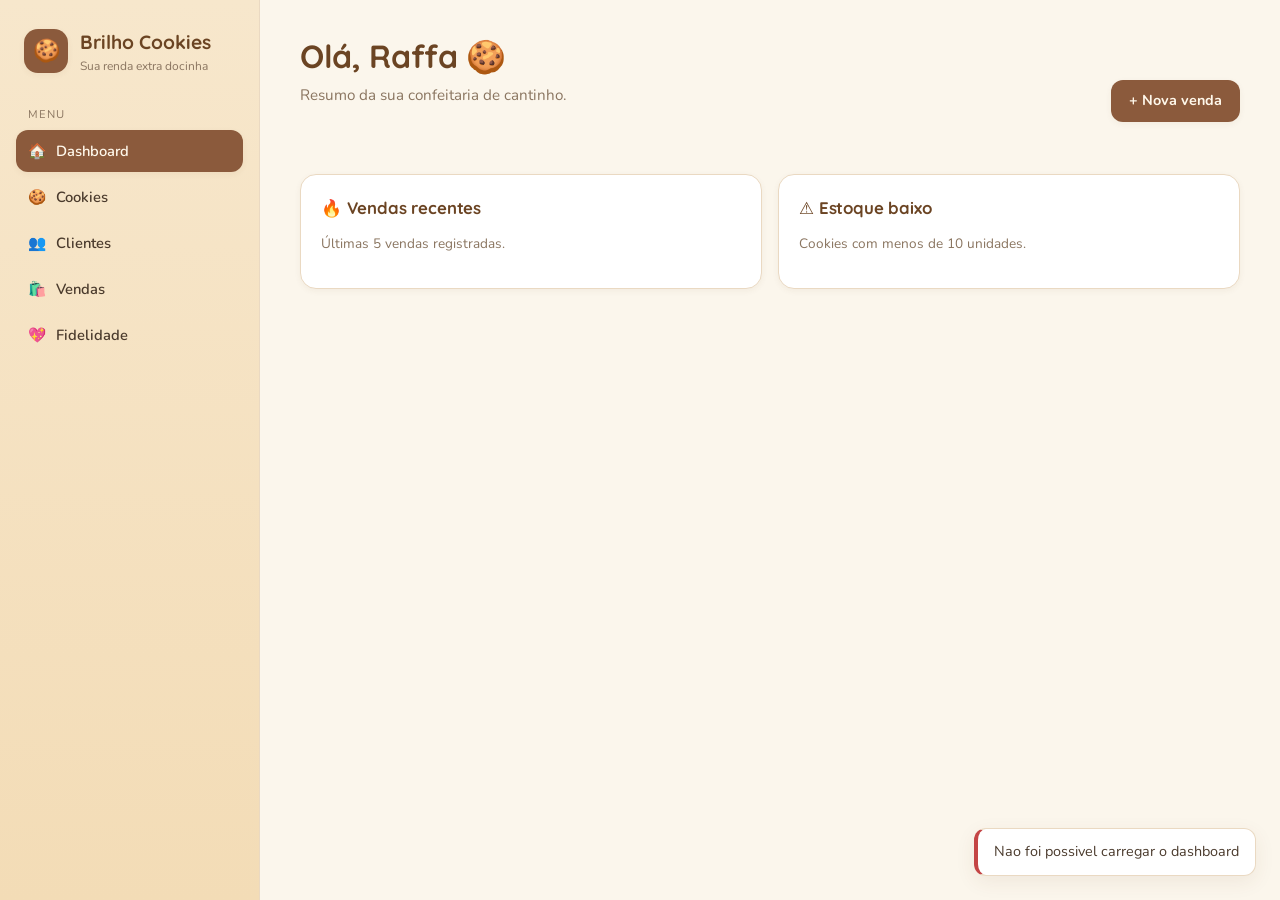
<file: index.html>
<!DOCTYPE html>
<html lang="pt-BR">
<head>
  <meta charset="UTF-8" />
  <meta name="viewport" content="width=device-width, initial-scale=1.0" />
  <title>Brilho Cookies — Dashboard</title>
  <link rel="preconnect" href="https://fonts.googleapis.com">
  <link rel="preconnect" href="https://fonts.gstatic.com" crossorigin>
  <link href="https://fonts.googleapis.com/css2?family=Quicksand:wght@500;600;700&family=Nunito:wght@400;600;700&display=swap" rel="stylesheet">
  <link rel="stylesheet" href="css/styles.css" />
</head>
<body>
  <div id="app" class="app">
    <main id="main-content">
      <div class="page-header">
        <div>
          <h1>Olá, Raffa 🍪</h1>
          <p class="subtitle">Resumo da sua confeitaria de cantinho.</p>
        </div>
        <a href="vendas.html" class="btn">+ Nova venda</a>
      </div>

      <div class="grid cols-4" id="stats"></div>

      <div class="grid cols-2" style="margin-top: 24px;">
        <div class="card">
          <h3>🔥 Vendas recentes</h3>
          <p class="muted">Últimas 5 vendas registradas.</p>
          <div id="recent-sales" style="margin-top: 12px;"></div>
        </div>
        <div class="card">
          <h3>⚠️ Estoque baixo</h3>
          <p class="muted">Cookies com menos de 10 unidades.</p>
          <div id="low-stock" style="margin-top: 12px;"></div>
        </div>
      </div>
    </main>
  </div>

  <script src="js/storage.js"></script>
  <script src="js/ui.js"></script>
  <script src="js/layout.js"></script>
  <script>
    renderLayout("dashboard");

    brilhoStore.ready.then(() => {
    const cookies = cookieStore.list();
    const customers = customerStore.list();
    const sales = saleStore.list();
    const pendingSales = sales.filter((s) => s.paymentStatus === "pending");
    const totalRevenue = sales.filter((s) => s.paymentStatus === "paid").reduce((sum, s) => sum + s.total, 0);
    const totalPending = pendingSales.reduce((sum, s) => sum + s.total, 0);

    const stats = [
      { label: "Tipos de cookie", value: cookies.length, hint: "cadastrados" },
      { label: "Clientes", value: customers.length, hint: "fidelizando" },
      { label: "Receita paga", value: fmt.brl(totalRevenue), hint: `${sales.length} vendas` },
      { label: "A receber", value: fmt.brl(totalPending), hint: `${pendingSales.length} pendentes` },
    ];
    document.getElementById("stats").innerHTML = stats.map((s) => `
      <div class="stat">
        <div class="stat-label">${s.label}</div>
        <div class="stat-value">${s.value}</div>
        <div class="stat-hint">${s.hint}</div>
      </div>`).join("");

    // Recent sales
    const recent = [...sales].sort((a, b) => new Date(b.createdAt) - new Date(a.createdAt)).slice(0, 5);
    const recentEl = document.getElementById("recent-sales");
    if (!recent.length) {
      recentEl.innerHTML = `<p class="muted">Nenhuma venda ainda. Comece registrando uma! 🛍️</p>`;
    } else {
      recentEl.innerHTML = `<div class="table-wrap"><table>
        <thead><tr><th>Cliente</th><th>Total</th><th>Status</th></tr></thead>
        <tbody>${recent.map((s) => `
          <tr>
            <td>${s.customerName}</td>
            <td>${fmt.brl(s.total)}</td>
            <td>${s.paymentStatus === "paid"
              ? '<span class="badge success">Pago</span>'
              : '<span class="badge pending">Pendente</span>'}</td>
          </tr>`).join("")}
        </tbody></table></div>`;
    }

    // Low stock
    const low = cookies.filter((c) => c.stock < 10).sort((a, b) => a.stock - b.stock);
    const lowEl = document.getElementById("low-stock");
    if (!cookies.length) {
      lowEl.innerHTML = `<p class="muted">Cadastre seus cookies em <a href="cookies.html" style="color:var(--primary);font-weight:700;">Cookies</a>.</p>`;
    } else if (!low.length) {
      lowEl.innerHTML = `<p class="muted">Tudo em ordem por aqui! ✨</p>`;
    } else {
      lowEl.innerHTML = low.map((c) => `
        <div style="display:flex;justify-content:space-between;padding:8px 0;border-bottom:1px solid var(--border);">
          <span>${c.name}</span>
          <span class="badge ${c.stock === 0 ? "danger" : "pending"}">${c.stock} un.</span>
        </div>`).join("");
    }
    }).catch(() => toast("Nao foi possivel carregar o dashboard", "error"));
  </script>
</body>
</html>
</file>
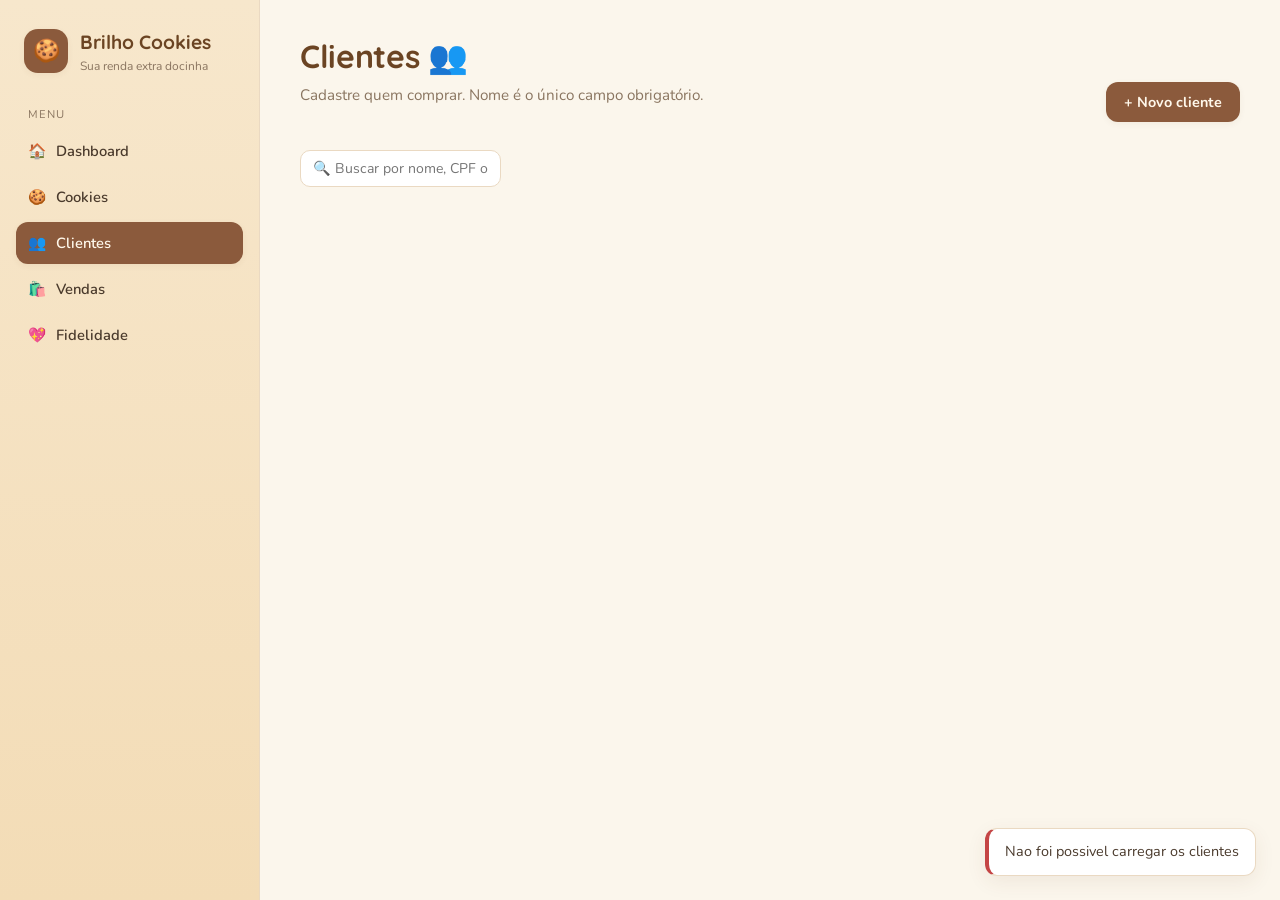
<file: clientes.html>
<!DOCTYPE html>
<html lang="pt-BR">
<head>
  <meta charset="UTF-8" />
  <meta name="viewport" content="width=device-width, initial-scale=1.0" />
  <title>Brilho Cookies — Clientes</title>
  <link rel="preconnect" href="https://fonts.googleapis.com">
  <link rel="preconnect" href="https://fonts.gstatic.com" crossorigin>
  <link href="https://fonts.googleapis.com/css2?family=Quicksand:wght@500;600;700&family=Nunito:wght@400;600;700&display=swap" rel="stylesheet">
  <link rel="stylesheet" href="css/styles.css" />
</head>
<body>
  <div id="app" class="app">
    <main id="main-content">
      <div class="page-header">
        <div>
          <h1>Clientes 👥</h1>
          <p class="subtitle">Cadastre quem comprar. Nome é o único campo obrigatório.</p>
        </div>
        <button class="btn" id="btn-new">+ Novo cliente</button>
      </div>

      <div class="filters">
        <input id="filter-text" placeholder="🔍 Buscar por nome, CPF ou contato..." />
      </div>

      <div id="customer-list"></div>
    </main>
  </div>

  <script src="js/storage.js"></script>
  <script src="js/ui.js"></script>
  <script src="js/layout.js"></script>
  <script>
    renderLayout("clientes");
    const listEl = document.getElementById("customer-list");

    function render() {
      const term = document.getElementById("filter-text").value.toLowerCase().trim();
      let customers = customerStore.list();
      if (term) {
        customers = customers.filter((c) =>
          c.name.toLowerCase().includes(term) ||
          (c.cpf || "").includes(term) ||
          (c.contact || "").toLowerCase().includes(term));
      }
      if (!customers.length) {
        listEl.innerHTML = `<div class="empty">
          <div class="emoji">👥</div>
          <h3>Nenhum cliente cadastrado</h3>
          <p>Adicione seu primeiro cliente para começar a registrar vendas.</p>
        </div>`;
        return;
      }
      const sales = saleStore.list();
      listEl.innerHTML = `<div class="table-wrap"><table>
        <thead><tr><th>Nome</th><th>CPF</th><th>Contato</th><th>Compras</th><th></th></tr></thead>
        <tbody>${customers.map((c) => {
          const cs = sales.filter((s) => s.customerId === c.id || (c.cpf && s.customerCpf === c.cpf));
          return `<tr>
            <td><strong>${c.name}</strong></td>
            <td>${fmt.cpf(c.cpf)}</td>
            <td>${c.contact || "—"}</td>
            <td><span class="badge info">${cs.length} venda(s)</span></td>
            <td style="text-align:right;">
              <button class="btn secondary sm" data-edit="${c.id}">✏️</button>
              <button class="btn ghost sm" data-del="${c.id}">🗑️</button>
            </td>
          </tr>`;
        }).join("")}</tbody></table></div>`;

      listEl.querySelectorAll("[data-edit]").forEach((b) =>
        b.onclick = () => openForm(customerStore.get(b.dataset.edit)));
      listEl.querySelectorAll("[data-del]").forEach((b) =>
        b.onclick = async () => {
          const ok = await confirmModal({ title: "Excluir cliente?", message: "As vendas associadas continuarão registradas." });
          if (ok) { await customerStore.remove(b.dataset.del); toast("Cliente removido", "success"); render(); }
        });
    }

    function openForm(customer) {
      const isEdit = !!customer;
      const data = customer || { name: "", cpf: "", contact: "" };
      const form = document.createElement("div");
      form.innerHTML = `
        <div class="field"><label>Nome *</label><input id="f-name" value="${data.name}" required /></div>
        <div class="form-row">
          <div class="field"><label>CPF</label><input id="f-cpf" value="${data.cpf}" placeholder="000.000.000-00" maxlength="14" /></div>
          <div class="field"><label>Contato</label><input id="f-contact" value="${data.contact}" placeholder="WhatsApp, email..." /></div>
        </div>`;
      maskCpf(form.querySelector("#f-cpf"));

      openModal({
        title: isEdit ? "Editar cliente" : "Novo cliente",
        subtitle: "Apenas o nome é obrigatório. CPF e contato são opcionais.",
        body: form,
        confirmText: isEdit ? "Salvar" : "Cadastrar",
        onConfirm: async () => {
          const name = form.querySelector("#f-name").value.trim();
          const cpf = form.querySelector("#f-cpf").value.trim();
          const contact = form.querySelector("#f-contact").value.trim();
          if (!name) { toast("Nome é obrigatório", "error"); return false; }
          if (cpf && cpf.replace(/\D/g, "").length !== 11) { toast("CPF inválido", "error"); return false; }
          const exists = cpf ? customerStore.getByCpf(cpf) : null;
          if (exists && (!isEdit || exists.id !== customer.id)) { toast("CPF já cadastrado", "error"); return false; }
          if (isEdit) await customerStore.update(customer.id, { name, cpf, contact });
          else await customerStore.create({ name, cpf, contact });
          toast(isEdit ? "Cliente atualizado!" : "Cliente cadastrado!", "success");
          render();
        },
      });
    }

    document.getElementById("btn-new").onclick = () => openForm(null);
    document.getElementById("filter-text").oninput = render;
    brilhoStore.ready.then(render).catch(() => toast("Nao foi possivel carregar os clientes", "error"));
  </script>
</body>
</html>
</file>
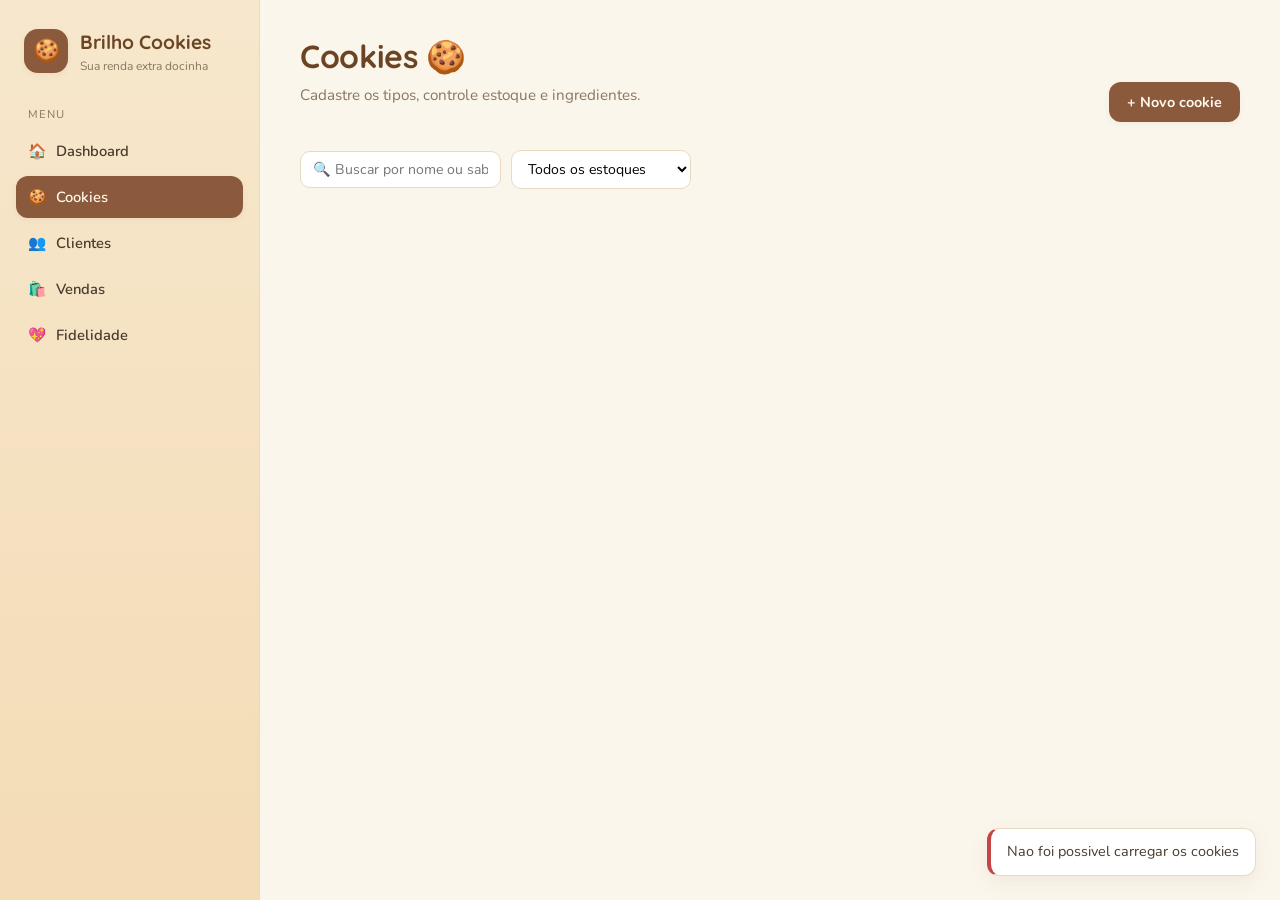
<file: cookies.html>
<!DOCTYPE html>
<html lang="pt-BR">
<head>
  <meta charset="UTF-8" />
  <meta name="viewport" content="width=device-width, initial-scale=1.0" />
  <title>Brilho Cookies — Cookies</title>
  <link rel="preconnect" href="https://fonts.googleapis.com">
  <link rel="preconnect" href="https://fonts.gstatic.com" crossorigin>
  <link href="https://fonts.googleapis.com/css2?family=Quicksand:wght@500;600;700&family=Nunito:wght@400;600;700&display=swap" rel="stylesheet">
  <link rel="stylesheet" href="css/styles.css" />
</head>
<body>
  <div id="app" class="app">
    <main id="main-content">
      <div class="page-header">
        <div>
          <h1>Cookies 🍪</h1>
          <p class="subtitle">Cadastre os tipos, controle estoque e ingredientes.</p>
        </div>
        <button class="btn" id="btn-new">+ Novo cookie</button>
      </div>

      <div class="filters">
        <input id="filter-name" type="text" placeholder="🔍 Buscar por nome ou sabor..." />
        <select id="filter-stock">
          <option value="all">Todos os estoques</option>
          <option value="low">Estoque baixo (&lt;10)</option>
          <option value="zero">Sem estoque</option>
          <option value="ok">Em estoque</option>
        </select>
      </div>

      <div id="cookie-list"></div>
    </main>
  </div>

  <script src="js/storage.js"></script>
  <script src="js/ui.js"></script>
  <script src="js/layout.js"></script>
  <script>
    renderLayout("cookies");
    const listEl = document.getElementById("cookie-list");

    function render() {
      let cookies = cookieStore.list();
      const term = document.getElementById("filter-name").value.toLowerCase().trim();
      const stockF = document.getElementById("filter-stock").value;
      if (term) cookies = cookies.filter((c) =>
        c.name.toLowerCase().includes(term) || (c.flavor || "").toLowerCase().includes(term));
      if (stockF === "low") cookies = cookies.filter((c) => c.stock > 0 && c.stock < 10);
      if (stockF === "zero") cookies = cookies.filter((c) => c.stock === 0);
      if (stockF === "ok") cookies = cookies.filter((c) => c.stock >= 10);

      if (!cookies.length) {
        listEl.innerHTML = `<div class="empty">
          <div class="emoji">🍪</div>
          <h3>Nenhum cookie por aqui</h3>
          <p>Comece cadastrando seu primeiro tipo de cookie.</p>
        </div>`;
        return;
      }
      listEl.innerHTML = `<div class="grid cols-3">${cookies.map(cookieCard).join("")}</div>`;
      listEl.querySelectorAll("[data-edit]").forEach((b) =>
        b.onclick = () => openCookieForm(cookieStore.get(b.dataset.edit)));
      listEl.querySelectorAll("[data-del]").forEach((b) =>
        b.onclick = async () => {
          const ok = await confirmModal({ title: "Excluir cookie?", message: "Esta ação não pode ser desfeita." });
          if (ok) { await cookieStore.remove(b.dataset.del); toast("Cookie removido", "success"); render(); }
        });
    }

    function cookieCard(c) {
      const stockBadge = c.stock === 0
        ? `<span class="badge danger">Sem estoque</span>`
        : c.stock < 10
          ? `<span class="badge pending">${c.stock} un.</span>`
          : `<span class="badge success">${c.stock} un.</span>`;
      const ings = (c.ingredients || []).map((i) =>
        `<li style="font-size:0.82rem;color:var(--muted-foreground);">• ${i.name} — ${i.amount} ${i.unit}</li>`).join("");
      return `<div class="card">
        <div style="display:flex;justify-content:space-between;align-items:flex-start;gap:8px;">
          <div>
            <h3>${c.name}</h3>
            ${c.flavor ? `<p class="muted">${c.flavor}</p>` : ""}
          </div>
          ${stockBadge}
        </div>
        <div style="margin-top:10px;display:flex;justify-content:space-between;align-items:center;">
          <strong style="color:var(--cocoa);font-size:1.1rem;">${fmt.brl(c.price)}</strong>
        </div>
        ${ings ? `<details style="margin-top:10px;"><summary style="cursor:pointer;font-size:0.85rem;font-weight:700;color:var(--primary);">Ingredientes</summary><ul style="margin:8px 0 0;padding-left:0;list-style:none;">${ings}</ul></details>` : ""}
        <div style="display:flex;gap:8px;margin-top:14px;">
          <button class="btn secondary sm" data-edit="${c.id}">✏️ Editar</button>
          <button class="btn ghost sm" data-del="${c.id}">🗑️ Excluir</button>
        </div>
      </div>`;
    }

    function openCookieForm(cookie) {
      const isEdit = !!cookie;
      const data = cookie || { name: "", flavor: "", price: 0, stock: 0, ingredients: [] };
      const form = document.createElement("div");
      form.innerHTML = `
        <div class="form-row">
          <div class="field"><label>Nome *</label><input id="f-name" value="${data.name}" required /></div>
          <div class="field"><label>Sabor</label><input id="f-flavor" value="${data.flavor}" placeholder="Chocolate, baunilha..." /></div>
        </div>
        <div class="form-row">
          <div class="field"><label>Preço (R$) *</label><input id="f-price" type="number" step="0.01" min="0" value="${data.price}" /></div>
          <div class="field"><label>Estoque (un.) *</label><input id="f-stock" type="number" min="0" value="${data.stock}" /></div>
        </div>
        <div class="field">
          <label>Ingredientes</label>
          <div id="ings"></div>
          <button class="btn ghost sm" id="add-ing" type="button">+ Adicionar ingrediente</button>
        </div>`;
      const ingsEl = form.querySelector("#ings");
      const ingsState = [...(data.ingredients || [])];

      function renderIngs() {
        ingsEl.innerHTML = ingsState.map((ing, i) => `
          <div class="ing-row">
            <input placeholder="Ingrediente" data-i="${i}" data-k="name" value="${ing.name || ""}" />
            <input type="number" step="0.01" min="0" placeholder="Qtd" data-i="${i}" data-k="amount" value="${ing.amount || ""}" />
            <select data-i="${i}" data-k="unit">
              ${["g","kg","ml","l","un"].map((u) => `<option ${ing.unit === u ? "selected" : ""}>${u}</option>`).join("")}
            </select>
            <button class="btn ghost sm" data-rm="${i}" type="button">✕</button>
          </div>`).join("");
        ingsEl.querySelectorAll("input,select").forEach((el) => {
          el.oninput = () => {
            const i = +el.dataset.i;
            ingsState[i][el.dataset.k] = el.value;
          };
        });
        ingsEl.querySelectorAll("[data-rm]").forEach((b) =>
          b.onclick = () => { ingsState.splice(+b.dataset.rm, 1); renderIngs(); });
      }
      renderIngs();
      form.querySelector("#add-ing").onclick = () => { ingsState.push({ name: "", amount: 0, unit: "g" }); renderIngs(); };

      openModal({
        title: isEdit ? "Editar cookie" : "Novo cookie",
        subtitle: "Preencha os detalhes do seu cookie. Ingredientes são opcionais.",
        body: form,
        confirmText: isEdit ? "Salvar" : "Cadastrar",
        onConfirm: async () => {
          const payload = {
            name: form.querySelector("#f-name").value.trim(),
            flavor: form.querySelector("#f-flavor").value.trim(),
            price: form.querySelector("#f-price").value,
            stock: form.querySelector("#f-stock").value,
            ingredients: ingsState.filter((i) => i.name && i.name.trim()),
          };
          if (!payload.name) { toast("O nome é obrigatório", "error"); return false; }
          if (isEdit) { await cookieStore.update(cookie.id, payload); toast("Cookie atualizado!", "success"); }
          else { await cookieStore.create(payload); toast("Cookie cadastrado!", "success"); }
          render();
        },
      });
    }

    document.getElementById("btn-new").onclick = () => openCookieForm(null);
    document.getElementById("filter-name").oninput = render;
    document.getElementById("filter-stock").onchange = render;
    brilhoStore.ready.then(render).catch(() => toast("Nao foi possivel carregar os cookies", "error"));
  </script>
</body>
</html>
</file>
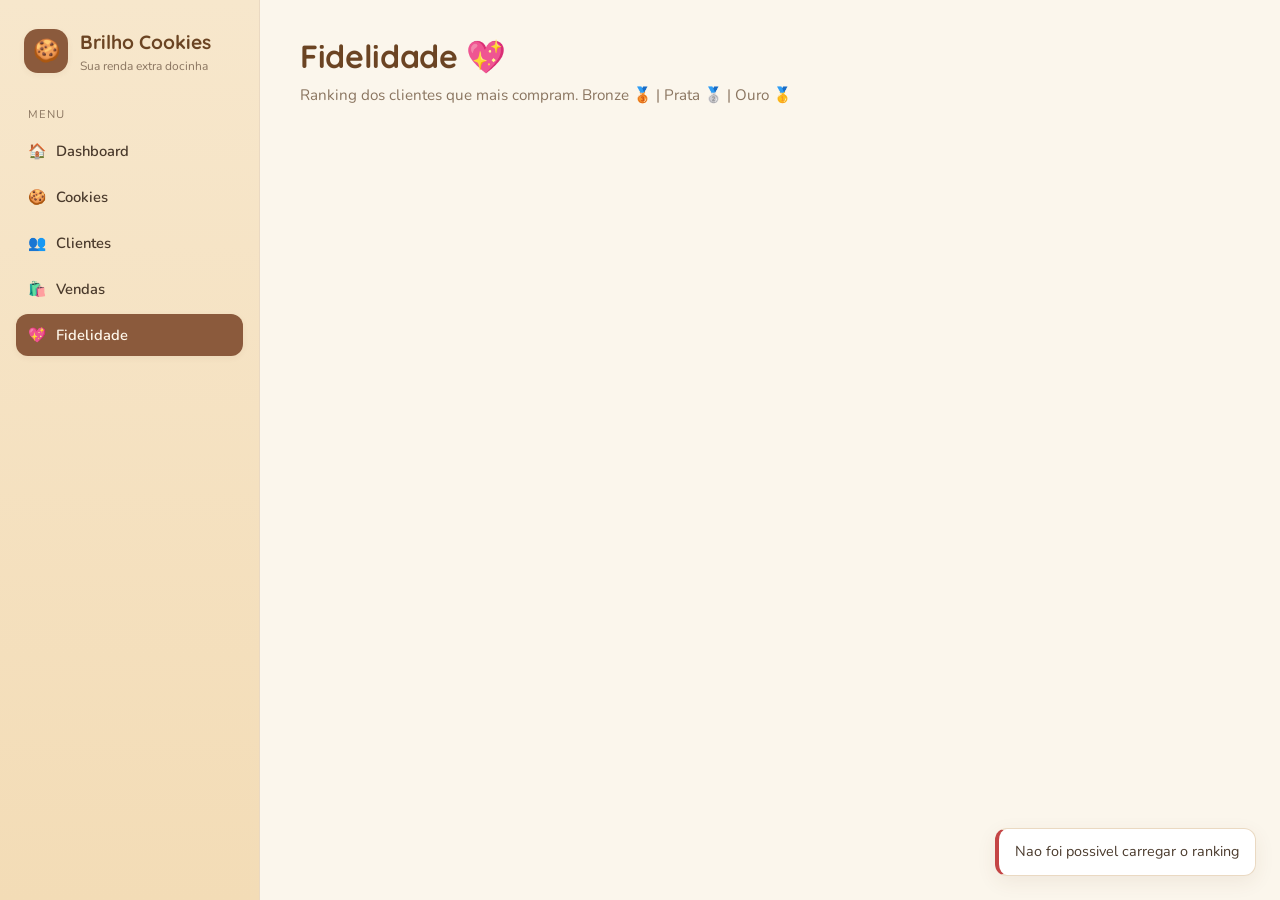
<file: fidelidade.html>
<!DOCTYPE html>
<html lang="pt-BR">
<head>
  <meta charset="UTF-8" />
  <meta name="viewport" content="width=device-width, initial-scale=1.0" />
  <title>Brilho Cookies — Fidelidade</title>
  <link rel="preconnect" href="https://fonts.googleapis.com">
  <link rel="preconnect" href="https://fonts.gstatic.com" crossorigin>
  <link href="https://fonts.googleapis.com/css2?family=Quicksand:wght@500;600;700&family=Nunito:wght@400;600;700&display=swap" rel="stylesheet">
  <link rel="stylesheet" href="css/styles.css" />
</head>
<body>
  <div id="app" class="app">
    <main id="main-content">
      <div class="page-header">
        <div>
          <h1>Fidelidade 💖</h1>
          <p class="subtitle">Ranking dos clientes que mais compram. Bronze 🥉 | Prata 🥈 | Ouro 🥇</p>
        </div>
      </div>

      <div class="grid cols-3" id="tier-stats" style="margin-bottom:24px;"></div>
      <div id="ranking"></div>
    </main>
  </div>

  <script src="js/storage.js"></script>
  <script src="js/ui.js"></script>
  <script src="js/layout.js"></script>
  <script>
    renderLayout("fidelidade");

    brilhoStore.ready.then(() => {
    /** Calcula tier por valor total comprado.
     * Bronze: < R$ 100 | Prata: R$ 100–299 | Ouro: ≥ R$ 300 */
    function tierOf(total) {
      if (total >= 300) return { name: "Ouro", emoji: "🥇", badge: "gold" };
      if (total >= 100) return { name: "Prata", emoji: "🥈", badge: "silver" };
      return { name: "Bronze", emoji: "🥉", badge: "bronze" };
    }

    const sales = saleStore.list();
    /* Agrupa por cliente. Usa CPF quando existir, senão usa o ID da venda. */
    const groups = {};
    sales.forEach((s) => {
      const key = s.customerCpf || s.customerId || s.customerName;
      if (!groups[key]) groups[key] = {
        cpf: s.customerCpf, name: s.customerName, salesCount: 0, totalSpent: 0, lastPurchase: null,
      };
      const g = groups[key];
      g.salesCount++;
      g.totalSpent += s.total;
      if (!g.lastPurchase || new Date(s.createdAt) > new Date(g.lastPurchase)) g.lastPurchase = s.createdAt;
    });
    const ranking = Object.values(groups)
      .map((g) => ({ ...g, tier: tierOf(g.totalSpent) }))
      .sort((a, b) => b.totalSpent - a.totalSpent);

    const counts = { Ouro: 0, Prata: 0, Bronze: 0 };
    ranking.forEach((r) => counts[r.tier.name]++);

    document.getElementById("tier-stats").innerHTML = `
      <div class="stat"><div class="stat-label">🥇 Ouro</div><div class="stat-value">${counts.Ouro}</div><div class="stat-hint">≥ R$ 300 em compras</div></div>
      <div class="stat"><div class="stat-label">🥈 Prata</div><div class="stat-value">${counts.Prata}</div><div class="stat-hint">R$ 100 – R$ 299</div></div>
      <div class="stat"><div class="stat-label">🥉 Bronze</div><div class="stat-value">${counts.Bronze}</div><div class="stat-hint">Até R$ 99</div></div>`;

    const rankEl = document.getElementById("ranking");
    if (!ranking.length) {
      rankEl.innerHTML = `<div class="empty">
        <div class="emoji">💖</div>
        <h3>Sem vendas registradas ainda</h3>
        <p>Conforme registrar vendas, o ranking dos clientes mais fiéis aparece aqui.</p>
      </div>`;
    } else {
      rankEl.innerHTML = `<div class="table-wrap"><table>
        <thead><tr><th>#</th><th>Cliente</th><th>CPF</th><th>Compras</th><th>Total gasto</th><th>Última</th><th>Tier</th></tr></thead>
        <tbody>${ranking.map((r, i) => `
          <tr>
            <td><strong>${i + 1}º</strong></td>
            <td>${r.name}</td>
            <td>${fmt.cpf(r.cpf)}</td>
            <td>${r.salesCount}</td>
            <td><strong>${fmt.brl(r.totalSpent)}</strong></td>
            <td>${fmt.date(r.lastPurchase)}</td>
            <td><span class="badge ${r.tier.badge}">${r.tier.emoji} ${r.tier.name}</span></td>
          </tr>`).join("")}
        </tbody></table></div>`;
    }
    }).catch(() => toast("Nao foi possivel carregar o ranking", "error"));
  </script>
</body>
</html>
</file>
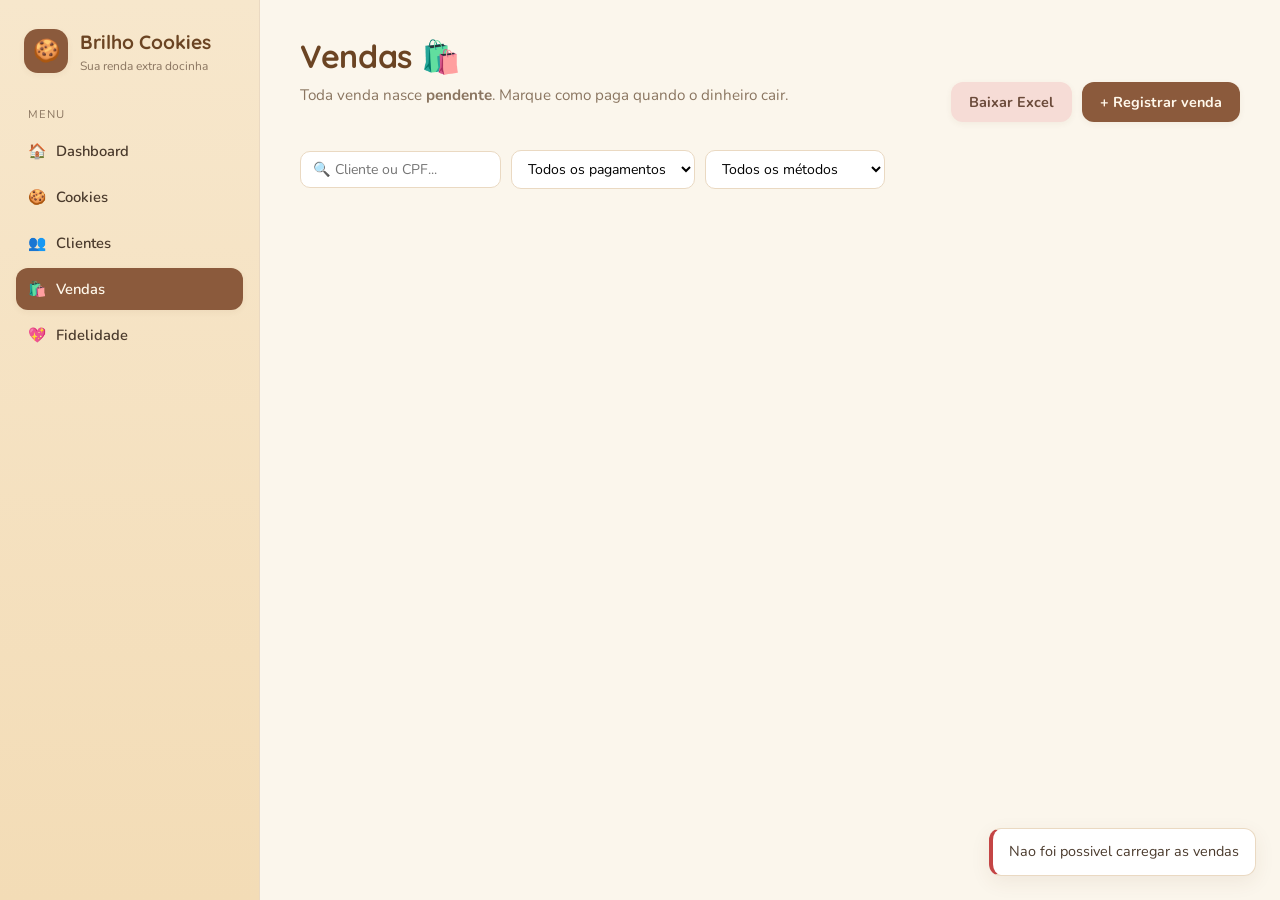
<file: vendas.html>
<!DOCTYPE html>
<html lang="pt-BR">
<head>
  <meta charset="UTF-8" />
  <meta name="viewport" content="width=device-width, initial-scale=1.0" />
  <title>Brilho Cookies — Vendas</title>
  <link rel="preconnect" href="https://fonts.googleapis.com">
  <link rel="preconnect" href="https://fonts.gstatic.com" crossorigin>
  <link href="https://fonts.googleapis.com/css2?family=Quicksand:wght@500;600;700&family=Nunito:wght@400;600;700&display=swap" rel="stylesheet">
  <link rel="stylesheet" href="css/styles.css" />
</head>
<body>
  <div id="app" class="app">
    <main id="main-content">
      <div class="page-header">
        <div>
          <h1>Vendas 🛍️</h1>
          <p class="subtitle">Toda venda nasce <strong>pendente</strong>. Marque como paga quando o dinheiro cair.</p>
        </div>
        <div style="display:flex;gap:10px;flex-wrap:wrap;">
          <button class="btn secondary" id="btn-export">Baixar Excel</button>
          <button class="btn" id="btn-new">+ Registrar venda</button>
        </div>
      </div>

      <div class="filters">
        <input id="f-text" placeholder="🔍 Cliente ou CPF..." />
        <select id="f-status">
          <option value="all">Todos os pagamentos</option>
          <option value="pending">Pendentes</option>
          <option value="paid">Pagas</option>
        </select>
        <select id="f-method">
          <option value="all">Todos os métodos</option>
          <option value="pix">Pix</option>
          <option value="dinheiro">Dinheiro</option>
          <option value="cartao">Cartão</option>
          <option value="fiado">Fiado</option>
        </select>
      </div>

      <div id="sale-list"></div>
    </main>
  </div>

  <script src="js/storage.js"></script>
  <script src="js/ui.js"></script>
  <script src="js/layout.js"></script>
  <script src="https://cdn.sheetjs.com/xlsx-0.20.3/package/dist/xlsx.full.min.js"></script>
  <script>
    renderLayout("vendas");
    const listEl = document.getElementById("sale-list");
    let currentSales = [];
    function toDatetimeLocal(date = new Date()) {
      const pad = (n) => String(n).padStart(2, "0");
      return `${date.getFullYear()}-${pad(date.getMonth() + 1)}-${pad(date.getDate())}T${pad(date.getHours())}:${pad(date.getMinutes())}`;
    }
    function remainingOf(sale) {
      return Math.max(0, Number(sale.remainingAmount ?? (sale.total - (sale.paidAmount || 0))));
    }
    const methodLabel = { pix: "Pix", dinheiro: "Dinheiro", cartao: "Cartão", fiado: "Fiado" };

    function render() {
      let sales = saleStore.list().sort((a, b) => new Date(b.createdAt) - new Date(a.createdAt));
      const term = document.getElementById("f-text").value.toLowerCase().trim();
      const status = document.getElementById("f-status").value;
      const method = document.getElementById("f-method").value;
      if (term) sales = sales.filter((s) =>
        s.customerName.toLowerCase().includes(term) || (s.customerCpf || "").includes(term));
      if (status !== "all") sales = sales.filter((s) => s.paymentStatus === status);
      if (method !== "all") sales = sales.filter((s) => s.paymentMethod === method);
      currentSales = sales;

      if (!sales.length) {
        listEl.innerHTML = `<div class="empty">
          <div class="emoji">🛍️</div>
          <h3>Nenhuma venda encontrada</h3>
          <p>Registre sua primeira venda no botão acima.</p>
        </div>`;
        return;
      }

      listEl.innerHTML = `<div class="table-wrap"><table>
        <thead><tr><th>Data</th><th>Cliente</th><th>Itens</th><th>Total</th><th>Método</th><th>Status</th><th>Pago</th><th>Falta</th><th>Obs.</th><th></th></tr></thead>
        <tbody>${sales.map((s) => `
          <tr>
            <td>${fmt.date(s.createdAt)}</td>
            <td><strong>${s.customerName}</strong><br/><span style="font-size:0.78rem;color:var(--muted-foreground);">${fmt.cpf(s.customerCpf)}</span></td>
            <td>${s.items.reduce((n, i) => n + i.quantity, 0)} un.</td>
            <td><strong>${fmt.brl(s.total)}</strong></td>
            <td><span class="badge info">${methodLabel[s.paymentMethod] || s.paymentMethod}</span></td>
            <td>${s.paymentStatus === "paid"
              ? '<span class="badge success">Pago</span>'
              : '<span class="badge pending">Pendente</span>'}</td>
            <td>${fmt.brl(s.paidAmount || 0)}</td>
            <td>${fmt.brl(remainingOf(s))}</td>
            <td style="max-width:220px;color:var(--muted-foreground);">${s.notes || "—"}</td>
            <td style="text-align:right;white-space:nowrap;">
              <button class="btn ghost sm" data-view="${s.id}">👁️</button>
              ${s.paymentStatus === "paid"
                ? `<button class="btn secondary sm" data-unpay="${s.id}">↺</button>`
                : `<button class="btn sm" data-pay="${s.id}">✓ Pagar</button>`}
              <button class="btn ghost sm" data-del="${s.id}">🗑️</button>
            </td>
          </tr>`).join("")}</tbody></table></div>`;

      listEl.querySelectorAll("[data-pay]").forEach((b) =>
        b.onclick = () => openPaymentForm(saleStore.get(b.dataset.pay)));
      listEl.querySelectorAll("[data-unpay]").forEach((b) =>
        b.onclick = async () => { await saleStore.markPending(b.dataset.unpay); toast("Venda marcada como pendente", "info"); render(); });
      listEl.querySelectorAll("[data-view]").forEach((b) =>
        b.onclick = () => viewSale(saleStore.get(b.dataset.view)));
      listEl.querySelectorAll("[data-del]").forEach((b) =>
        b.onclick = async () => {
          const ok = await confirmModal({ title: "Excluir venda?", message: "O estoque dos cookies será devolvido." });
          if (ok) { await saleStore.remove(b.dataset.del); toast("Venda removida", "success"); render(); }
        });
    }

    function viewSale(s) {
      const html = `
        <p><strong>Cliente:</strong> ${s.customerName} (${fmt.cpf(s.customerCpf)})</p>
        <p><strong>Data:</strong> ${fmt.date(s.createdAt)}</p>
        <p><strong>Pagamento:</strong> ${methodLabel[s.paymentMethod]} — ${s.paymentStatus === "paid" ? "Pago" : "Pendente"}</p>
        <p><strong>Pago:</strong> ${fmt.brl(s.paidAmount || 0)} | <strong>Falta:</strong> ${fmt.brl(remainingOf(s))}</p>
        ${s.notes ? `<p><strong>Obs:</strong> ${s.notes}</p>` : ""}
        <div class="table-wrap" style="margin-top:12px;"><table>
          <thead><tr><th>Cookie</th><th>Qtd</th><th>Unit.</th><th>Subtotal</th></tr></thead>
          <tbody>${s.items.map((i) => `
            <tr><td>${i.cookieName}</td><td>${i.quantity}</td><td>${fmt.brl(i.unitPrice)}</td><td>${fmt.brl(i.quantity * i.unitPrice)}</td></tr>`).join("")}
          </tbody>
        </table></div>
        <p style="text-align:right;margin-top:12px;font-size:1.1rem;"><strong>Total: ${fmt.brl(s.total)}</strong></p>`;
      openModal({ title: "Detalhes da venda", body: html, confirmText: "Fechar", cancelText: "" });
    }

    function openPaymentForm(sale) {
      const remaining = remainingOf(sale);
      if (remaining <= 0) {
        toast("Esta venda ja esta paga", "info");
        return;
      }
      const form = document.createElement("div");
      form.innerHTML = `
        <p><strong>Cliente:</strong> ${sale.customerName}</p>
        <p><strong>Total:</strong> ${fmt.brl(sale.total)} | <strong>Pago:</strong> ${fmt.brl(sale.paidAmount || 0)}</p>
        <div class="field">
          <label>Valor recebido agora *</label>
          <input id="f-payment" type="number" min="0.01" step="0.01" max="${remaining}" value="${remaining.toFixed(2)}" />
        </div>
        <p class="hint">Falta receber ${fmt.brl(remaining)}. Se informar menos, a venda continua pendente.</p>`;

      openModal({
        title: "Registrar pagamento",
        body: form,
        confirmText: "Salvar pagamento",
        onConfirm: async () => {
          const amount = Number(form.querySelector("#f-payment").value);
          if (!amount || amount <= 0) { toast("Informe um valor valido", "error"); return false; }
          if (amount > remaining) { toast("Valor maior que o saldo restante", "error"); return false; }
          const updated = await saleStore.registerPayment(sale.id, amount);
          toast(updated.paymentStatus === "paid" ? "Venda quitada!" : "Pagamento parcial registrado", "success");
          render();
        },
      });
    }

    function exportSales() {
      if (!window.XLSX) {
        toast("Nao foi possivel carregar o exportador de Excel", "error");
        return;
      }
      if (!currentSales.length) {
        toast("Nenhuma venda para baixar com os filtros atuais", "info");
        return;
      }

      const rows = currentSales.map((sale) => ({
        Data: fmt.date(sale.createdAt),
        Cliente: sale.customerName,
        CPF: sale.customerCpf ? fmt.cpf(sale.customerCpf) : "",
        Itens: sale.items.map((item) => `${item.quantity}x ${item.cookieName}`).join(", "),
        "Qtd. total": sale.items.reduce((total, item) => total + Number(item.quantity || 0), 0),
        Total: Number(sale.total || 0),
        "Valor pago": Number(sale.paidAmount || 0),
        "Valor restante": remainingOf(sale),
        Metodo: methodLabel[sale.paymentMethod] || sale.paymentMethod,
        Status: sale.paymentStatus === "paid" ? "Pago" : "Pendente",
        Observacao: sale.notes || "",
      }));
      const worksheet = XLSX.utils.json_to_sheet(rows);
      worksheet["!cols"] = [
        { wch: 18 }, { wch: 24 }, { wch: 16 }, { wch: 36 }, { wch: 10 },
        { wch: 12 }, { wch: 12 }, { wch: 14 }, { wch: 14 }, { wch: 12 }, { wch: 32 },
      ];
      const workbook = XLSX.utils.book_new();
      XLSX.utils.book_append_sheet(workbook, worksheet, "Vendas");
      XLSX.writeFile(workbook, `vendas-brilho-cookies-${toDatetimeLocal().replace(/[:T]/g, "-")}.xlsx`);
    }

    function openSaleForm() {
      const cookies = cookieStore.list().filter((c) => c.stock > 0);
      const customers = customerStore.list();
      if (!cookies.length) { toast("Cadastre cookies com estoque primeiro", "error"); return; }
      if (!customers.length) { toast("Cadastre um cliente primeiro", "error"); return; }

      const form = document.createElement("div");
      form.innerHTML = `
        <div class="field">
          <label>Cliente *</label>
          <select id="f-customer">
            <option value="">Selecione...</option>
            ${customers.map((c) => `<option value="${c.id}">${c.name}${c.cpf ? ` — ${fmt.cpf(c.cpf)}` : ""}</option>`).join("")}
          </select>
        </div>
        <div class="field">
          <label>Data da venda *</label>
          <input id="f-date" type="datetime-local" value="${toDatetimeLocal()}" />
        </div>
        <div class="field">
          <label>Cookies *</label>
          <div id="items"></div>
          <button class="btn ghost sm" id="add-item" type="button">+ Adicionar cookie</button>
        </div>
        <div class="form-row">
          <div class="field"><label>Forma de pagamento *</label>
            <select id="f-method">
              <option value="pix">Pix</option>
              <option value="dinheiro">Dinheiro</option>
              <option value="cartao">Cartão</option>
              <option value="fiado">Fiado (pagar depois)</option>
            </select>
          </div>
          <div class="field"><label>Total</label><input id="f-total" disabled value="R$ 0,00" /></div>
        </div>
        <div class="field"><label>Observações</label><textarea id="f-notes" rows="2" placeholder="Ex: combinou pagar no dia 5"></textarea></div>
        <p class="hint" style="background:var(--vanilla);padding:10px;border-radius:10px;color:var(--cocoa);">
          💡 Toda venda é registrada como <strong>pendente</strong>. Marque como paga quando receber.
        </p>`;

      const items = [{ cookieId: "", quantity: 1 }];
      const itemsEl = form.querySelector("#items");

      function calcTotal() {
        const total = items.reduce((sum, it) => {
          const c = cookies.find((x) => x.id === it.cookieId);
          return sum + (c ? c.price * (Number(it.quantity) || 0) : 0);
        }, 0);
        form.querySelector("#f-total").value = fmt.brl(total);
      }

      function renderItems() {
        itemsEl.innerHTML = items.map((it, i) => `
          <div class="sale-cookie-row">
            <select data-i="${i}" data-k="cookieId">
              <option value="">Selecione...</option>
              ${cookies.map((c) => `<option value="${c.id}" ${it.cookieId === c.id ? "selected" : ""}>${c.name} (${c.stock} un.) — ${fmt.brl(c.price)}</option>`).join("")}
            </select>
            <input type="number" min="1" data-i="${i}" data-k="quantity" value="${it.quantity}" />
            <button class="btn ghost sm" data-rm="${i}" type="button">✕</button>
          </div>`).join("");
        itemsEl.querySelectorAll("select,input").forEach((el) => {
          el.oninput = el.onchange = () => { items[+el.dataset.i][el.dataset.k] = el.value; calcTotal(); };
        });
        itemsEl.querySelectorAll("[data-rm]").forEach((b) =>
          b.onclick = () => { items.splice(+b.dataset.rm, 1); renderItems(); calcTotal(); });
      }
      renderItems();

      form.querySelector("#add-item").onclick = () => { items.push({ cookieId: "", quantity: 1 }); renderItems(); };

      openModal({
        title: "Registrar venda",
        body: form,
        confirmText: "Registrar",
        onConfirm: async () => {
          const customerId = form.querySelector("#f-customer").value;
          const customer = customerStore.get(customerId);
          if (!customer) { toast("Selecione um cliente", "error"); return false; }
          const validItems = items.filter((i) => i.cookieId && Number(i.quantity) > 0);
          if (!validItems.length) { toast("Adicione ao menos um cookie", "error"); return false; }
          for (const it of validItems) {
            const c = cookies.find((x) => x.id === it.cookieId);
            if (!c) { toast("Cookie inválido", "error"); return false; }
            if (Number(it.quantity) > c.stock) { toast(`Estoque insuficiente para ${c.name}`, "error"); return false; }
          }
          const method = form.querySelector("#f-method").value;
          const saleDate = form.querySelector("#f-date").value;
          if (!saleDate) { toast("Informe a data da venda", "error"); return false; }
          await saleStore.create({
            customerId: customer.id,
            customerName: customer.name,
            customerCpf: customer.cpf,
            createdAt: new Date(saleDate).toISOString(),
            items: validItems.map((it) => {
              const c = cookies.find((x) => x.id === it.cookieId);
              return { cookieId: c.id, cookieName: c.name, quantity: Number(it.quantity), unitPrice: c.price };
            }),
            paymentMethod: method,
            payLater: method === "fiado",
            notes: form.querySelector("#f-notes").value.trim(),
          });
          toast("Venda registrada! 🎉", "success");
          render();
        },
      });
    }

    document.getElementById("btn-new").onclick = openSaleForm;
    document.getElementById("btn-export").onclick = exportSales;
    ["f-text", "f-status", "f-method"].forEach((id) => {
      document.getElementById(id).oninput = render;
      document.getElementById(id).onchange = render;
    });
    brilhoStore.ready.then(render).catch(() => toast("Nao foi possivel carregar as vendas", "error"));
  </script>
</body>
</html>
</file>
<file: css/styles.css>
/* 🍪 Brilho Cookies — Design System em CSS puro
   Tons pastéis com marrom acolhedor. Inspirado no app React original. */

:root {
  /* Paleta principal */
  --background: #fbf6ec;
  --foreground: #4a3a2c;
  --card: #ffffff;
  --card-foreground: #4a3a2c;
  --muted: #f3ead9;
  --muted-foreground: #8a7560;
  --border: #ead9c2;
  --input: #f5e9d4;

  /* Marrom cookie */
  --primary: #8b5a3c;
  --primary-hover: #75462e;
  --primary-foreground: #fff8eb;

  /* Pastéis sabores */
  --secondary: #f6dcd6;
  --secondary-foreground: #6b4a3a;
  --accent: #f3d6a3;
  --accent-foreground: #5a4128;
  --cream: #faf0db;
  --caramel: #e7b97b;
  --cocoa: #6b4423;
  --strawberry: #f4c2c2;
  --vanilla: #fff4d6;
  --mint: #c8e6d0;
  --destructive: #c44545;
  --destructive-foreground: #fff;
  --warning: #d49a3a;
  --success: #6fa86f;

  --radius: 1rem;
  --radius-sm: 0.5rem;
  --shadow-sm: 0 2px 6px rgba(107, 68, 35, 0.06);
  --shadow: 0 6px 20px rgba(107, 68, 35, 0.08);
  --shadow-lg: 0 16px 40px rgba(107, 68, 35, 0.12);

  --font-display: "Quicksand", ui-sans-serif, system-ui, "Apple Color Emoji", "Segoe UI Emoji", "Noto Color Emoji", sans-serif;
  --font-sans: "Nunito", ui-sans-serif, system-ui, "Apple Color Emoji", "Segoe UI Emoji", "Noto Color Emoji", sans-serif;
}

/* Reset enxuto */
*, *::before, *::after { box-sizing: border-box; }
html, body { margin: 0; padding: 0; }
button { font-family: inherit; cursor: pointer; border: none; background: none; }
input, select, textarea { font-family: inherit; }
a { color: inherit; text-decoration: none; }

body {
  font-family: var(--font-sans);
  background: var(--background);
  color: var(--foreground);
  min-height: 100vh;
  font-size: 15px;
  line-height: 1.5;
}

h1, h2, h3, h4, h5 {
  font-family: var(--font-display);
  font-weight: 700;
  letter-spacing: -0.01em;
  margin: 0;
}

/* ───────── Layout (sidebar + main) ───────── */
.app {
  display: grid;
  grid-template-columns: 260px 1fr;
  min-height: 100vh;
}

.sidebar {
  background: linear-gradient(180deg, #f7e7cc 0%, #f3dcb6 100%);
  border-right: 1px solid var(--border);
  padding: 24px 16px;
  position: sticky;
  top: 0;
  height: 100vh;
  overflow-y: auto;
}

.brand {
  display: flex;
  align-items: center;
  gap: 12px;
  padding: 4px 8px 20px;
}
.brand-logo {
  width: 44px; height: 44px;
  border-radius: 14px;
  background: var(--primary);
  color: var(--primary-foreground);
  display: grid; place-items: center;
  font-size: 22px;
  box-shadow: var(--shadow-sm);
}
.brand-text .brand-name {
  font-family: var(--font-display);
  font-size: 1.2rem;
  font-weight: 700;
  color: var(--cocoa);
}
.brand-text .brand-sub {
  font-size: 0.75rem;
  color: var(--muted-foreground);
}

.nav-label {
  font-size: 0.7rem;
  text-transform: uppercase;
  letter-spacing: 0.08em;
  color: var(--muted-foreground);
  padding: 12px 12px 6px;
}

.nav { display: flex; flex-direction: column; gap: 4px; }
.nav a {
  display: flex; align-items: center; gap: 10px;
  padding: 10px 12px;
  border-radius: 12px;
  color: var(--foreground);
  font-weight: 600;
  font-size: 0.92rem;
  transition: background 0.15s, color 0.15s;
}
.nav a:hover { background: rgba(255,255,255,0.55); }
.nav a.active {
  background: var(--primary);
  color: var(--primary-foreground);
  box-shadow: var(--shadow-sm);
}
.nav-icon { width: 18px; text-align: center; }

.main { padding: 32px 40px 56px; }

/* ───────── Cabeçalho de página ───────── */
.page-header {
  display: flex;
  flex-wrap: wrap;
  justify-content: space-between;
  align-items: flex-end;
  gap: 16px;
  margin-bottom: 28px;
}
.page-header h1 {
  font-size: 2rem;
  color: var(--cocoa);
}
.page-header .subtitle {
  color: var(--muted-foreground);
  margin-top: 4px;
  font-size: 0.95rem;
}

/* ───────── Botões ───────── */
.btn {
  display: inline-flex; align-items: center; gap: 8px;
  padding: 10px 18px;
  border-radius: 12px;
  font-weight: 700;
  font-size: 0.9rem;
  background: var(--primary);
  color: var(--primary-foreground);
  transition: transform 0.1s, background 0.15s, box-shadow 0.15s;
  box-shadow: var(--shadow-sm);
}
.btn:hover { background: var(--primary-hover); }
.btn:active { transform: scale(0.97); }
.btn.secondary {
  background: var(--secondary);
  color: var(--secondary-foreground);
}
.btn.secondary:hover { background: #efc9c1; }
.btn.ghost {
  background: transparent;
  color: var(--foreground);
}
.btn.ghost:hover { background: var(--muted); }
.btn.danger { background: var(--destructive); color: var(--destructive-foreground); }
.btn.danger:hover { filter: brightness(0.95); }
.btn.sm { padding: 6px 12px; font-size: 0.8rem; border-radius: 10px; }

/* ───────── Cards ───────── */
.card {
  background: var(--card);
  border: 1px solid var(--border);
  border-radius: var(--radius);
  padding: 20px;
  box-shadow: var(--shadow-sm);
}
.card h3 { font-size: 1.05rem; margin-bottom: 4px; color: var(--cocoa); }
.card .muted { color: var(--muted-foreground); font-size: 0.85rem; }

.grid { display: grid; gap: 16px; }
.grid.cols-2 { grid-template-columns: repeat(2, 1fr); }
.grid.cols-3 { grid-template-columns: repeat(3, 1fr); }
.grid.cols-4 { grid-template-columns: repeat(4, 1fr); }
@media (max-width: 900px) {
  .grid.cols-2, .grid.cols-3, .grid.cols-4 { grid-template-columns: 1fr; }
}

/* Stat card */
.stat {
  background: linear-gradient(140deg, #fff 0%, var(--cream) 100%);
  border: 1px solid var(--border);
  border-radius: var(--radius);
  padding: 18px 20px;
  display: flex; flex-direction: column; gap: 6px;
}
.stat-label { font-size: 0.78rem; color: var(--muted-foreground); text-transform: uppercase; letter-spacing: 0.06em; }
.stat-value { font-family: var(--font-display); font-size: 1.7rem; font-weight: 700; color: var(--cocoa); }
.stat-hint { font-size: 0.78rem; color: var(--muted-foreground); }

/* ───────── Inputs / formulários ───────── */
.field { display: flex; flex-direction: column; gap: 6px; margin-bottom: 14px; }
.field label { font-size: 0.82rem; font-weight: 700; color: var(--foreground); }
.field input, .field select, .field textarea {
  padding: 10px 12px;
  border-radius: 10px;
  border: 1px solid var(--border);
  background: var(--input);
  color: var(--foreground);
  font-size: 0.92rem;
  transition: border 0.15s, background 0.15s;
}
.field input:focus, .field select:focus, .field textarea:focus {
  outline: none;
  border-color: var(--primary);
  background: #fff;
}
.field .hint { font-size: 0.75rem; color: var(--muted-foreground); }

.form-row { display: grid; grid-template-columns: repeat(2, 1fr); gap: 14px; }
@media (max-width: 700px) { .form-row { grid-template-columns: 1fr; } }

/* ───────── Tabela ───────── */
.table-wrap {
  background: var(--card);
  border: 1px solid var(--border);
  border-radius: var(--radius);
  overflow: hidden;
  box-shadow: var(--shadow-sm);
}
table {
  width: 100%;
  border-collapse: collapse;
  font-size: 0.9rem;
}
thead th {
  text-align: left;
  background: var(--cream);
  color: var(--cocoa);
  font-weight: 700;
  padding: 12px 16px;
  font-size: 0.78rem;
  text-transform: uppercase;
  letter-spacing: 0.05em;
  border-bottom: 1px solid var(--border);
}
tbody td {
  padding: 12px 16px;
  border-bottom: 1px solid var(--border);
  color: var(--foreground);
}
tbody tr:last-child td { border-bottom: none; }
tbody tr:hover { background: rgba(243, 214, 163, 0.18); }

/* ───────── Badges ───────── */
.badge {
  display: inline-flex; align-items: center; gap: 4px;
  padding: 3px 10px;
  border-radius: 999px;
  font-size: 0.72rem;
  font-weight: 700;
  background: var(--muted);
  color: var(--foreground);
}
.badge.success { background: #d6ecd6; color: #3d6b3d; }
.badge.pending { background: #fbe6c5; color: #875a1f; }
.badge.danger { background: #f7d4d4; color: #913333; }
.badge.info { background: #d6e6ec; color: #2f5f72; }
.badge.gold { background: #f6e2a3; color: #7a5b16; }
.badge.silver { background: #e3e3e6; color: #555; }
.badge.bronze { background: #ecd2b8; color: #7a4a22; }

/* ───────── Estado vazio ───────── */
.empty {
  border: 2px dashed var(--border);
  border-radius: var(--radius);
  padding: 48px 20px;
  text-align: center;
  background: rgba(255,255,255,0.4);
}
.empty .emoji { font-size: 2.4rem; margin-bottom: 10px; }
.empty h3 { color: var(--cocoa); }
.empty p { color: var(--muted-foreground); margin-top: 4px; font-size: 0.9rem; }

/* ───────── Modal ───────── */
.modal-backdrop {
  position: fixed; inset: 0;
  background: rgba(74, 58, 44, 0.45);
  display: none;
  align-items: center; justify-content: center;
  z-index: 50;
  padding: 16px;
  backdrop-filter: blur(2px);
}
.modal-backdrop.open { display: flex; }
.modal {
  background: var(--card);
  border-radius: var(--radius);
  padding: 24px;
  width: 100%;
  max-width: 560px;
  max-height: 90vh;
  overflow-y: auto;
  box-shadow: var(--shadow-lg);
  animation: pop 0.18s ease-out;
}
@keyframes pop { from { transform: scale(0.96); opacity: 0; } to { transform: scale(1); opacity: 1; } }
.modal h2 { color: var(--cocoa); margin-bottom: 4px; font-size: 1.3rem; }
.modal .modal-sub { color: var(--muted-foreground); font-size: 0.9rem; margin-bottom: 18px; }
.modal-actions { display: flex; justify-content: flex-end; gap: 10px; margin-top: 18px; }

/* ───────── Toast ───────── */
.toast-container {
  position: fixed; bottom: 24px; right: 24px;
  display: flex; flex-direction: column; gap: 10px;
  z-index: 100;
}
.toast {
  background: var(--card);
  border: 1px solid var(--border);
  border-left: 4px solid var(--primary);
  padding: 12px 16px;
  border-radius: 12px;
  box-shadow: var(--shadow);
  min-width: 240px;
  font-size: 0.9rem;
  animation: slide 0.25s ease-out;
}
.toast.success { border-left-color: var(--success); }
.toast.error { border-left-color: var(--destructive); }
@keyframes slide { from { transform: translateX(20px); opacity: 0; } to { transform: translateX(0); opacity: 1; } }

/* ───────── Filtros ───────── */
.filters {
  display: flex; flex-wrap: wrap; gap: 10px;
  margin-bottom: 18px;
  align-items: center;
}
.filters input, .filters select {
  padding: 8px 12px;
  border-radius: 10px;
  border: 1px solid var(--border);
  background: var(--card);
  font-size: 0.88rem;
  min-width: 180px;
}
.filters input:focus, .filters select:focus { outline: none; border-color: var(--primary); }

/* Lista de ingredientes (form de cookie) */
.ing-row {
  display: grid;
  grid-template-columns: 2fr 1fr 1fr auto;
  gap: 8px;
  margin-bottom: 8px;
  align-items: center;
}
.ing-row input, .ing-row select {
  padding: 8px 10px; border-radius: 8px; border: 1px solid var(--border);
  background: var(--input); font-size: 0.85rem;
}

/* Cookie pill list (sale form) */
.sale-cookie-row {
  display: grid;
  grid-template-columns: 2fr 100px auto;
  gap: 8px;
  margin-bottom: 8px;
  align-items: center;
}

/* Mobile sidebar */
.menu-toggle { display: none; }
.sidebar-backdrop { display: none; }
@media (max-width: 880px) {
  .app { grid-template-columns: 1fr; }
  .sidebar {
    position: fixed; left: 0; top: 0; width: 260px;
    transform: translateX(-100%); transition: transform 0.25s; z-index: 60;
  }
  .sidebar.open { transform: translateX(0); }
  .sidebar-backdrop.open {
    display: block;
    position: fixed;
    inset: 0;
    background: rgba(74, 58, 44, 0.28);
    z-index: 50;
  }
  .menu-toggle {
    display: inline-flex;
    margin-bottom: 16px;
  }
  .main { padding: 20px; }
}
</file>
